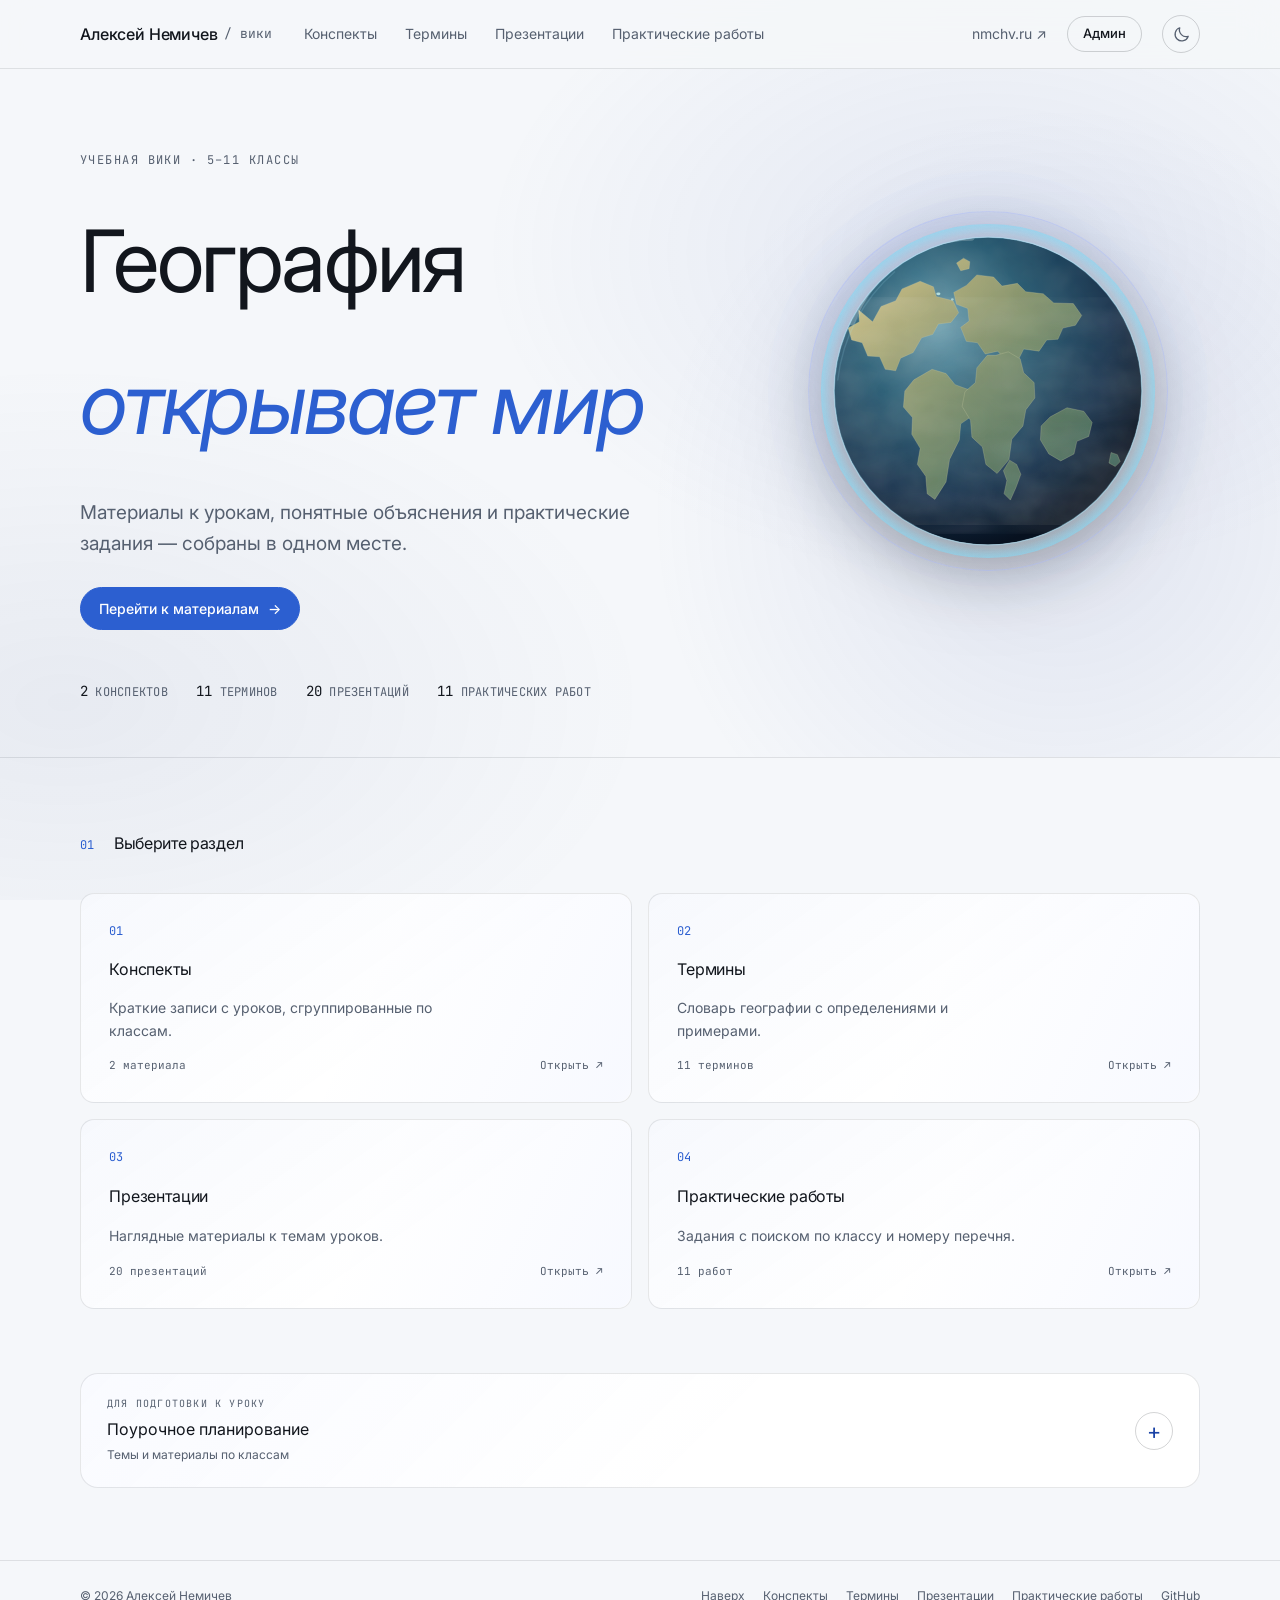
<file: index.html>
<!doctype html>
<html lang="ru">
<head>
  <meta charset="utf-8">
  <meta name="viewport" content="width=device-width, initial-scale=1">
  <title>Учебная вики — Алексей Немичев</title>
  <meta name="description" content="Учебные материалы Алексея Немичева: конспекты, термины, презентации и практические работы по географии.">
  <meta name="theme-color" content="#08090B">
  <meta name="color-scheme" content="dark light">
<script src="https://admin.nmchv.ru/maintenance.js" data-service="web_wiki"></script>
<script src="assets/theme.js"></script>
  <link rel="icon" href="data:image/svg+xml,%3Csvg xmlns='http://www.w3.org/2000/svg' viewBox='0 0 32 32'%3E%3Crect width='32' height='32' rx='8' fill='%2308090B'/%3E%3Ccircle cx='16' cy='16' r='9' fill='none' stroke='%237CE0C3' stroke-width='2'/%3E%3Cpath d='M7 16h18M16 7c4 4 4 14 0 18M16 7c-4 4-4 14 0 18' fill='none' stroke='%237CE0C3' stroke-width='1.5'/%3E%3C/svg%3E">
  <link rel="preconnect" href="https://fonts.googleapis.com">
  <link rel="preconnect" href="https://fonts.gstatic.com" crossorigin>
  <link href="https://fonts.googleapis.com/css2?family=Inter:wght@400;500;600&family=Fraunces:opsz,wght@9..144,400;9..144,500&family=JetBrains+Mono:wght@400&display=swap" rel="stylesheet">
  <link rel="stylesheet" href="assets/style.css">
</head>
<body>
  <a class="skip" href="#app">К содержанию</a>

  <header class="header" id="top">
    <div class="wrap header__in">
      <a class="logo" href="#/">Алексей Немичев<span class="logo__sub">/ вики</span></a>
      <nav class="nav" id="nav" aria-label="Основное меню">
        <a href="#/notes" data-r="notes">Конспекты</a>
        <a href="#/terms" data-r="terms">Термины</a>
        <a href="#/slides" data-r="slides">Презентации</a>
        <a href="#/works" data-r="works">Практические работы</a>
      </nav>
      <div class="header__right">
        <a class="ghost" href="https://nmchv.ru" rel="noopener">nmchv.ru&nbsp;↗</a>
        <a class="btn btn--admin" href="#/admin" data-r="admin">Админ</a>
        <button class="theme-toggle" type="button" data-theme-toggle aria-label="Включить светлую тему" title="Включить светлую тему">
  <svg class="icon-sun" viewBox="0 0 24 24" aria-hidden="true" focusable="false"><circle cx="12" cy="12" r="4"/><path d="M12 2.5v2.2M12 19.3v2.2M2.5 12h2.2M19.3 12h2.2M5.3 5.3l1.6 1.6M17.1 17.1l1.6 1.6M18.7 5.3l-1.6 1.6M6.9 17.1l-1.6 1.6"/></svg>
  <svg class="icon-moon" viewBox="0 0 24 24" aria-hidden="true" focusable="false"><path d="M20.5 14.2A8.5 8.5 0 0 1 9.8 3.5a8.5 8.5 0 1 0 10.7 10.7Z"/></svg>
</button>
        <button class="burger" id="burger" aria-label="Меню" aria-expanded="false"><span></span><span></span></button>
      </div>
    </div>
  </header>

  <main id="app" tabindex="-1"></main>

  <footer class="footer">
    <div class="wrap footer__in">
      <div>© 2026 Алексей Немичев</div>
      <div class="footer__links">
        <a href="#top">Наверх</a>
        <a href="#/notes">Конспекты</a>
        <a href="#/terms">Термины</a>
        <a href="#/slides">Презентации</a>
        <a href="#/works">Практические работы</a>
        <a href="https://github.com/nmchv" rel="noopener">GitHub</a>
      </div>
    </div>
  </footer>

  <div class="toast" id="toast" role="status" aria-live="polite"></div>

  <dialog class="pdf-viewer" id="pdf-viewer" aria-labelledby="pdf-viewer-title">
    <div class="pdf-viewer__head">
      <h2 id="pdf-viewer-title"></h2>
      <button class="btn btn--sm" type="button" data-pdf-close>Закрыть</button>
    </div>
    <iframe title="Просмотр PDF" src="about:blank"></iframe>
    <div class="pdf-viewer__foot">
      <a class="btn btn--sm" data-pdf-download download>Скачать PDF</a>
    </div>
  </dialog>

  <script src="assets/app.js"></script>
  <script src="assets/admin.js"></script>
</body>
</html>
</file>
<file: assets/style.css>
:root {
  --bg: #08090b;
  --surface: #101217;
  --surface-2: #151922;
  --line: rgba(255, 255, 255, .09);
  --line-2: rgba(255, 255, 255, .17);
  --text: #f2f4f8;
  --muted: #9399a6;
  --accent: #7898ff;
  --accent-soft: #a8baff;
  --danger: #ff8585;
  --on-accent: #08090b;                       /* текст на акцентной кнопке */
  --header-bg: rgba(8, 9, 11, .82);
  --globe-line: rgba(190, 202, 233, .17);
  --card-sheen: rgba(255, 255, 255, .025);
  color-scheme: dark;
  --radius: 14px;
  --sans: 'Inter', system-ui, -apple-system, 'Segoe UI', sans-serif;
  --mono: 'JetBrains Mono', ui-monospace, Menlo, monospace;
}
/* Светлая тема: включается атрибутом data-theme="light" на <html> (его ставит assets/theme.js) */
:root[data-theme='light'] {
  --bg: #f5f7fa;
  --surface: #ffffff;
  --surface-2: #edf1f7;
  --line: rgba(18, 22, 29, .10);
  --line-2: rgba(18, 22, 29, .18);
  --text: #12161d;
  --muted: #566070;
  --accent: #2c5fd0;
  --accent-soft: #1b43a6;
  --danger: #c62f3a;
  --on-accent: #ffffff;
  --header-bg: rgba(245, 247, 250, .85);
  --globe-line: rgba(35, 55, 100, .18);
  --card-sheen: rgba(44, 95, 208, .04);
  color-scheme: light;
}
* { box-sizing: border-box; }
html { scroll-behavior: smooth; }
body { min-height: 100vh; margin: 0; display: flex; flex-direction: column; background: var(--bg); color: var(--text); font: 400 16px/1.65 var(--sans); -webkit-font-smoothing: antialiased; }
body::before { position: fixed; z-index: -1; inset: 0; content: ""; pointer-events: none; background: radial-gradient(ellipse at 77% 28%, rgba(73, 99, 177, .10), transparent 36%), radial-gradient(ellipse at 5% 78%, rgba(56, 75, 132, .07), transparent 34%); }
main { flex: 1; outline: none; }
a { color: inherit; text-decoration: none; }
button, input, select, textarea { color: inherit; font: inherit; }
.wrap { width: min(1240px, calc(100% - 64px)); margin-inline: auto; }
.skip { position: absolute; z-index: 100; top: 8px; left: -999px; padding: 8px 14px; border-radius: 8px; background: var(--accent); color: var(--bg); }
.skip:focus { left: 8px; }

.header { position: sticky; z-index: 50; top: 0; border-bottom: 1px solid var(--line); background: var(--header-bg); backdrop-filter: blur(18px); }
.header__in { display: flex; height: 76px; align-items: center; gap: 30px; }
.logo { display: flex; flex-shrink: 0; align-items: center; gap: 12px; font-size: 17px; font-weight: 500; letter-spacing: -.025em; }
.logo__mark { display: grid; width: 35px; height: 40px; place-items: center; color: var(--accent); font-size: 34px; font-weight: 400; line-height: 1; }
.logo__sub { display: block; color: var(--muted); font-family: var(--mono); font-size: 10px; font-weight: 400; letter-spacing: .09em; text-transform: uppercase; }
.nav { display: flex; align-items: center; gap: clamp(16px, 2.4vw, 34px); margin-right: auto; }
.nav a, .ghost { position: relative; color: var(--muted); font-size: 14px; transition: color .2s; }
.nav a:hover, .nav a.is-active, .ghost:hover { color: var(--text); }
.nav a.is-active::after { position: absolute; right: 0; bottom: -27px; left: 0; height: 2px; background: var(--accent); content: ""; }
.header__right { display: flex; align-items: center; gap: 20px; }
.ghost { white-space: nowrap; }
.burger { position: relative; display: none; width: 40px; height: 40px; border: 0; background: none; cursor: pointer; }
.burger span { position: absolute; right: 10px; left: 10px; height: 1.5px; background: var(--text); transition: .25s; }
.burger span:first-child { top: 16px; }.burger span:last-child { top: 23px; }
.burger[aria-expanded=true] span:first-child { top: 19px; transform: rotate(45deg); }.burger[aria-expanded=true] span:last-child { top: 19px; transform: rotate(-45deg); }

.btn { display: inline-flex; min-height: 42px; align-items: center; justify-content: center; gap: 9px; padding: 9px 18px; border: 1px solid var(--line-2); border-radius: 999px; background: transparent; color: var(--text); cursor: pointer; font-size: 14px; font-weight: 500; transition: border-color .2s, background .2s, color .2s, transform .2s; }
.btn:hover { border-color: var(--accent); transform: translateY(-1px); }
.btn--primary { border-color: var(--accent); background: var(--accent); color: var(--on-accent); }
.btn--primary:hover { border-color: var(--accent-soft); background: var(--accent-soft); }
.btn--admin { min-height: 36px; padding: 6px 15px; font-size: 13px; }
.btn--sm { min-height: 34px; padding: 6px 13px; font-size: 12px; }
.btn--danger { border-color: color-mix(in srgb, var(--danger) 40%, transparent); color: var(--danger); }.btn--danger:hover { border-color: var(--danger); }
.btn[disabled] { opacity: .5; cursor: wait; }

.hero { position: relative; overflow: hidden; min-height: 650px; padding: clamp(76px, 11vw, 144px) 0 54px; border-bottom: 1px solid var(--line); }
.hero::before { position: absolute; top: 3%; right: -16%; width: min(850px, 75vw); aspect-ratio: 1; border-radius: 50%; background: radial-gradient(circle, rgba(81, 103, 177, .12), transparent 68%); content: ""; pointer-events: none; }
.hero > .wrap { position: relative; display: grid; grid-template-columns: minmax(0, 1.2fr) minmax(280px, .8fr); align-items: center; column-gap: 4%; }
.hero__content { z-index: 1; }
.eyebrow { color: var(--muted); font-family: var(--mono); font-size: 12px; letter-spacing: .12em; text-transform: uppercase; }
.eyebrow::before { display: inline-block; width: 36px; height: 1px; margin: 0 14px 4px 0; background: var(--accent); content: ""; }
.hero h1 { margin: 28px 0 20px; font-size: clamp(42px, 7.3vw, 92px); font-weight: 500; letter-spacing: -.075em; line-height: .99; }
.hero h1 em { color: var(--muted); font-style: normal; }
.hero__roles { display: flex; align-items: center; gap: 17px; margin: 28px 0 18px; color: var(--accent-soft); font-size: clamp(15px, 1.8vw, 21px); }
.hero__roles i { width: 4px; height: 4px; border-radius: 50%; background: var(--muted); }
.hero__lead { max-width: 630px; margin: 0; color: var(--muted); font-size: clamp(16px, 2vw, 21px); }
.hero__link { margin-top: 32px; }
.hero__visual { position: relative; display: grid; min-width: 0; place-items: center; animation: float 8s ease-in-out infinite; }
.globe { display: block; width: min(100%, 440px); overflow: visible; }
.globe__ring, .globe__grid { stroke: var(--globe-line); stroke-width: 1; }
.globe__route { stroke: var(--accent); stroke-width: 2; stroke-dasharray: 400; stroke-dashoffset: 400; animation: trace 5s ease forwards .5s; }
.globe__point { fill: var(--accent); }
.globe__point--pulse { transform-box: fill-box; transform-origin: center; animation: pulse 2.2s ease-out infinite; }
.hero__coordinate { position: absolute; right: 5%; bottom: 7%; color: var(--muted); font-family: var(--mono); font-size: 11px; letter-spacing: .04em; }
.hero__meta { display: flex; grid-column: 1 / -1; flex-wrap: wrap; gap: 16px 34px; margin-top: 60px; color: var(--muted); font-family: var(--mono); font-size: 11px; letter-spacing: .02em; text-transform: uppercase; }
.hero__meta b { color: var(--text); font-size: 14px; font-weight: 400; }
.section { padding: 78px 0 100px; }
.section__head { display: flex; align-items: baseline; gap: 18px; margin-bottom: 34px; }
.section__num { color: var(--accent); font-family: var(--mono); font-size: 12px; }
.section__title { margin: 0; font-size: clamp(30px, 4vw, 46px); font-weight: 400; letter-spacing: -.055em; line-height: 1.1; }
.cards { display: grid; grid-template-columns: repeat(2, minmax(0, 1fr)); gap: 14px; }
.card { position: relative; display: flex; min-height: 220px; flex-direction: column; gap: 14px; overflow: hidden; padding: 28px; border: 1px solid var(--line); border-radius: var(--radius); background: linear-gradient(145deg, var(--card-sheen), transparent 62%), var(--surface); transition: border-color .25s, background .25s, transform .25s; }
.card::after { position: absolute; right: -46px; bottom: -72px; width: 160px; height: 160px; border: 1px solid rgba(120, 152, 255, .1); border-radius: 50%; box-shadow: 0 0 0 20px rgba(120, 152, 255, .025), 0 0 0 42px rgba(120, 152, 255, .02); content: ""; transition: transform .45s; }
.card:hover { transform: translateY(-4px); border-color: rgba(120, 152, 255, .55); background-color: var(--surface-2); }
.card:hover::after { transform: scale(1.18); }
.card__num { color: var(--accent); font-family: var(--mono); font-size: 12px; }
.card h3 { margin: 0; font-size: clamp(22px, 3vw, 30px); font-weight: 400; letter-spacing: -.04em; }
.card p { max-width: 430px; margin: 0; color: var(--muted); font-size: 14px; }
.card__foot { z-index: 1; display: flex; justify-content: space-between; margin-top: auto; color: var(--muted); font-family: var(--mono); font-size: 11px; }
.card:hover .card__foot span:last-child { color: var(--accent-soft); }

.page { padding: 68px 0 100px; animation: arrive .55s both; }
.page__top { margin-bottom: 36px; }
.page__top h1 { margin: 16px 0 10px; font-size: clamp(38px, 5vw, 64px); font-weight: 500; letter-spacing: -.065em; line-height: 1.04; }
.page__top p { max-width: 660px; margin: 0; color: var(--muted); }
.toolbar { display: flex; flex-wrap: wrap; align-items: center; gap: 12px; margin-bottom: 32px; }
.chips { display: flex; flex-wrap: wrap; gap: 7px; }
.chip { padding: 7px 14px; border: 1px solid var(--line); border-radius: 999px; background: transparent; color: var(--muted); cursor: pointer; font-size: 12px; transition: .2s; }
.chip:hover { border-color: var(--line-2); color: var(--text); }.chip.is-on { border-color: var(--text); background: var(--text); color: var(--bg); }
.search { flex: 1; min-width: 220px; max-width: 390px; margin-left: auto; }
.input, .search input, select.input, textarea.input { width: 100%; padding: 11px 14px; border: 1px solid var(--line); border-radius: 11px; outline: none; background: var(--surface); transition: border-color .2s, box-shadow .2s; }
.input:focus, .search input:focus { border-color: var(--accent); box-shadow: 0 0 0 3px rgba(120, 152, 255, .1); }
textarea.input { min-height: 110px; resize: vertical; line-height: 1.5; }
select.input { appearance: none; background-image: linear-gradient(45deg, transparent 50%, var(--muted) 50%), linear-gradient(135deg, var(--muted) 50%, transparent 50%); background-position: calc(100% - 20px) 50%, calc(100% - 14px) 50%; background-repeat: no-repeat; background-size: 6px 6px; }
.group { margin-bottom: 42px; }
.group__title { display: flex; align-items: baseline; gap: 13px; margin: 0 0 15px; padding-bottom: 12px; border-bottom: 1px solid var(--line); font-size: 23px; font-weight: 400; letter-spacing: -.035em; }
.group__title span { color: var(--muted); font-family: var(--mono); font-size: 11px; }
.list { display: grid; grid-template-columns: repeat(auto-fill, minmax(270px, 1fr)); gap: 13px; }
.item { display: flex; min-height: 170px; flex-direction: column; gap: 10px; padding: 21px; border: 1px solid var(--line); border-radius: var(--radius); background: var(--surface); animation: arrive .45s both; }
.item h3 { margin: 0; font-size: 17px; font-weight: 500; line-height: 1.35; }
.item p { margin: 0; color: var(--muted); font-size: 13px; }
.item__meta { display: flex; flex-wrap: wrap; gap: 9px; color: var(--muted); font-family: var(--mono); font-size: 11px; }
.item__act { display: flex; flex-wrap: wrap; gap: 8px; margin-top: auto; padding-top: 6px; }
.tag { display: inline-block; padding: 2px 9px; border: 1px solid var(--line-2); border-radius: 999px; color: var(--muted); font-size: 11px; }
.empty { padding: 52px 22px; border: 1px dashed var(--line-2); border-radius: var(--radius); color: var(--muted); text-align: center; }
.alpha { display: flex; flex-wrap: wrap; gap: 4px; margin-bottom: 26px; }
.alpha button { width: 34px; height: 34px; border: 1px solid transparent; border-radius: 8px; background: transparent; color: var(--muted); cursor: pointer; font-family: var(--mono); font-size: 12px; }
.alpha button:hover { border-color: var(--line); color: var(--text); }.alpha button.is-on { background: var(--accent); color: var(--bg); }.alpha button:disabled { opacity: .25; cursor: default; }
.terms { display: flex; flex-direction: column; }.term { display: grid; grid-template-columns: 230px 1fr; gap: 12px 36px; padding: 26px 0; border-bottom: 1px solid var(--line); }.term:first-child { border-top: 1px solid var(--line); }
.term h3 { margin: 0; font-size: 23px; font-weight: 400; letter-spacing: -.04em; line-height: 1.2; }.term h3 + .tag { margin-top: 10px; }
.term__def { margin: 0 0 13px; font-size: 16px; }.term__ex { padding: 13px 17px; border-left: 2px solid var(--accent); border-radius: 0 9px 9px 0; background: var(--surface); color: var(--muted); font-size: 14px; }
.term__ex b { display: block; margin-bottom: 6px; color: var(--accent-soft); font-family: var(--mono); font-size: 10px; font-weight: 400; letter-spacing: .08em; text-transform: uppercase; }.term__ex ul { margin: 0; padding-left: 18px; }.term__ex li + li { margin-top: 4px; }
mark { border-radius: 3px; background: rgba(120, 152, 255, .24); color: inherit; }

.admin-grid { display: grid; grid-template-columns: minmax(0, 420px) 1fr; align-items: start; gap: 24px; }
.panel { padding: 25px; border: 1px solid var(--line); border-radius: var(--radius); background: var(--surface); }
.panel h2 { margin: 0 0 20px; font-size: 22px; font-weight: 400; letter-spacing: -.035em; }
.field { display: flex; flex-direction: column; gap: 6px; margin-bottom: 15px; }.field label { color: var(--muted); font-size: 12px; }.field small { color: var(--muted); font-size: 11px; }
.field input[type=file] { width: 100%; padding: 10px; border: 1px dashed var(--line-2); border-radius: 10px; background: transparent; color: var(--muted); font-size: 13px; }
.row { display: flex; gap: 12px; }.row > * { flex: 1; }.actions { display: flex; flex-wrap: wrap; gap: 9px; margin-top: 8px; }
.gate { max-width: 420px; margin: 72px auto; }.hint { margin-bottom: 20px; padding: 14px 16px; border: 1px solid var(--line); border-radius: 11px; background: var(--bg); color: var(--muted); font-size: 13px; }.hint code, .panel code { padding: 2px 6px; border-radius: 5px; background: var(--surface-2); font-family: var(--mono); font-size: 11px; }.hint ol { margin: 8px 0 0; padding-left: 20px; }
.err { min-height: 20px; margin: 6px 0 0; color: var(--danger); font-size: 13px; }.tabs { display: flex; flex-wrap: wrap; gap: 7px; margin-bottom: 25px; }
.admin-list { display: flex; flex-direction: column; gap: 9px; }.arow { display: flex; align-items: center; justify-content: space-between; gap: 14px; padding: 13px 15px; border: 1px solid var(--line); border-radius: 11px; background: var(--surface); }
.arow__t { min-width: 0; }.arow__t b { display: block; overflow: hidden; font-weight: 500; text-overflow: ellipsis; white-space: nowrap; }.arow__t span { color: var(--muted); font-size: 12px; }.arow__a { display: flex; flex-shrink: 0; gap: 7px; }
.progress { display: none; overflow: hidden; height: 3px; margin: 12px 0; border-radius: 3px; background: var(--line); }.progress i { display: block; width: 0; height: 100%; background: var(--accent); transition: width .3s; }
.footer { padding: 25px 0; border-top: 1px solid var(--line); color: var(--muted); font-size: 12px; }.footer__in { display: flex; flex-wrap: wrap; justify-content: space-between; gap: 16px; }.footer__links { display: flex; flex-wrap: wrap; gap: 18px; }.footer__links a:hover { color: var(--text); }
.toast { position: fixed; z-index: 200; bottom: 28px; left: 50%; max-width: 90vw; padding: 11px 19px; transform: translate(-50%, 30px); border-radius: 999px; background: var(--text); color: var(--bg); opacity: 0; pointer-events: none; font-size: 13px; font-weight: 500; transition: .3s; }.toast.is-on { transform: translate(-50%, 0); opacity: 1; }.toast.is-err { background: var(--danger); }
.pdf-viewer { width: min(1100px, calc(100vw - 32px)); max-width: none; max-height: 92vh; padding: 0; overflow: hidden; border: 1px solid var(--line-2); border-radius: var(--radius); background: var(--surface); color: var(--text); }
.pdf-viewer::backdrop { background: rgba(0, 0, 0, .78); backdrop-filter: blur(5px); }
.pdf-viewer__head, .pdf-viewer__foot { display: flex; min-height: 54px; align-items: center; justify-content: space-between; gap: 12px; padding: 9px 14px; }
.pdf-viewer__head { border-bottom: 1px solid var(--line); }.pdf-viewer__head h2 { overflow: hidden; margin: 0; font-size: 15px; font-weight: 500; text-overflow: ellipsis; white-space: nowrap; }
.pdf-viewer iframe { display: block; width: 100%; height: min(76vh, 820px); border: 0; background: #fff; }
.pdf-viewer__foot { justify-content: flex-end; border-top: 1px solid var(--line); }
@keyframes float { 0%, 100% { transform: translateY(0); } 50% { transform: translateY(-12px); } }
@keyframes pulse { 0% { opacity: .95; transform: scale(.8); } 75%, 100% { opacity: 0; transform: scale(2.8); } }
@keyframes trace { to { stroke-dashoffset: 0; } }
@keyframes arrive { from { opacity: 0; transform: translateY(10px); } to { opacity: 1; transform: translateY(0); } }
@media (max-width: 900px) {
  .wrap { width: calc(100% - 40px); }.header__in { gap: 14px; }.burger { display: block; }.ghost { display: none; }.header__right { margin-left: auto; }
  .nav { position: fixed; top: 76px; right: 0; left: 0; z-index: -1; display: flex; flex-direction: column; align-items: stretch; gap: 0; margin: 0; padding: 8px 20px 16px; transform: translateY(-130%); border-bottom: 1px solid var(--line); background: var(--bg); transition: transform .3s; }
  .nav.is-open { transform: none; }.nav a { padding: 13px 0; border-bottom: 1px solid var(--line); font-size: 16px; }.nav a.is-active::after { display: none; }
  .hero { min-height: 0; padding: 76px 0 45px; }.hero > .wrap { grid-template-columns: 1fr minmax(220px, .65fr); }.hero h1 { font-size: clamp(42px, 8vw, 68px); }.hero__meta { margin-top: 42px; }.cards { grid-template-columns: 1fr 1fr; }.admin-grid { grid-template-columns: 1fr; }
}
@media (max-width: 620px) {
  .wrap { width: calc(100% - 32px); }.header__in { height: 66px; }.nav { top: 66px; }.logo { font-size: 14px; }.logo__mark { width: 28px; font-size: 29px; }.btn--admin { padding-inline: 11px; }
  .hero { padding-top: 62px; }.hero > .wrap { grid-template-columns: 1fr; }.hero h1 { font-size: clamp(40px, 11vw, 62px); }.hero__visual { position: absolute; top: 155px; right: -90px; width: 250px; opacity: .32; }.hero__coordinate { display: none; }.hero__content { min-height: 400px; }.hero__roles { flex-wrap: wrap; gap: 10px; }.hero__lead { max-width: 490px; }.hero__meta { gap: 11px 18px; margin-top: 20px; font-size: 9px; }.hero__meta b { font-size: 12px; }
  .section { padding: 58px 0 72px; }.cards { grid-template-columns: 1fr; }.card { min-height: 190px; padding: 23px; }.page { padding: 52px 0 72px; }.toolbar { align-items: stretch; }.search { flex-basis: 100%; max-width: none; margin-left: 0; }.term { grid-template-columns: 1fr; gap: 12px; }.list { grid-template-columns: 1fr; }.arow { align-items: stretch; flex-direction: column; }.row { flex-direction: column; gap: 0; }.footer__in { flex-direction: column; }.footer__links { gap: 10px 16px; }
}
@media (prefers-reduced-motion: reduce) { *, *::before, *::after { scroll-behavior: auto !important; animation-duration: .01ms !important; animation-iteration-count: 1 !important; transition-duration: .01ms !important; } }
@media print { .header, .footer, .toolbar, .alpha { display: none; } body { background: #fff; color: #000; } }

.wrap { width: min(1120px, calc(100% - 48px)); }
.header__in { height: 68px; gap: 32px; }
.logo { gap: 0; font-size: 16px; letter-spacing: -.01em; }
.logo__sub { display: inline; margin-left: 6px; font-size: 13px; letter-spacing: 0; text-transform: none; }
.nav { gap: 28px; }
.nav a.is-active::after { bottom: -7px; height: 1px; }
.eyebrow::before { display: none; }
.hero { min-height: 0; padding: 96px 0 72px; }
.hero > .wrap { display: block; }
.hero h1 { margin: 18px 0 28px; font: 400 clamp(44px, 8vw, 96px)/1.02 var(--serif); letter-spacing: -.03em; }
.hero h1 em { color: var(--accent); font-style: italic; }
.hero__lead { max-width: 560px; font-size: 19px; }
.hero__meta { gap: 28px; margin-top: 48px; font-size: 12px; }
.hero__meta b { font-weight: 400; }
.cards { grid-template-columns: repeat(3, minmax(0, 1fr)); gap: 16px; }
.card { min-height: 230px; gap: 14px; padding: 28px; }
.card h3 { font: 400 28px/1.15 var(--serif); letter-spacing: -.01em; }
.card p { font-size: 14px; }
.card__foot { font-size: 11px; }
.section { padding: 72px 0; }
.section__head { gap: 20px; margin-bottom: 36px; }
.section__title { font: 400 clamp(30px, 4vw, 44px)/1.1 var(--serif); letter-spacing: -.02em; }
.page { padding: 64px 0 96px; }
.page__top { margin-bottom: 36px; }
.page__top h1 { font: 400 clamp(36px, 5vw, 60px)/1.05 var(--serif); letter-spacing: -.025em; }
.list { grid-template-columns: repeat(auto-fill, minmax(320px, 1fr)); gap: 16px; }
.item { min-height: 0; padding: 22px; }
.item h3 { font-size: 18px; }
.term h3 { font: 400 26px/1.15 var(--serif); letter-spacing: -.01em; }

@media (max-width: 900px) {
  .wrap { width: calc(100% - 32px); }
  .header__in { gap: 12px; }
  .nav { gap: 0; }
  .cards, .list { grid-template-columns: 1fr; }
  .term, .admin-grid { grid-template-columns: 1fr; }
  .hero { padding: 64px 0 48px; }
  .hero > .wrap { display: block; }
  .hero__meta { gap: 18px; }
}
@media (max-width: 620px) {
  .header__in { height: 66px; }
  .nav { top: 66px; }
  .logo { font-size: 15px; }
  .logo__sub { font-size: 12px; }
  .hero { padding: 64px 0 48px; }
  .hero h1 { font-size: clamp(44px, 12vw, 72px); }
  .hero__meta { gap: 12px 20px; margin-top: 36px; }
  .cards { grid-template-columns: 1fr; }
  .card { min-height: 210px; }
  .section { padding: 58px 0 72px; }
  .list { grid-template-columns: 1fr; }
}

/* ---------- Кнопка смены темы ---------- */
.theme-toggle { display: inline-grid; flex: none; width: 38px; height: 38px; padding: 0; place-items: center; border: 1px solid var(--line-2); border-radius: 50%; background: transparent; color: var(--muted); cursor: pointer; transition: color .2s, border-color .2s, background .2s; }
.theme-toggle:hover { border-color: var(--accent); background: var(--surface-2); color: var(--text); }
.theme-toggle svg { width: 19px; height: 19px; fill: none; stroke: currentColor; stroke-width: 1.6; stroke-linecap: round; stroke-linejoin: round; }
.theme-toggle .icon-moon { display: none; }
:root[data-theme='light'] .theme-toggle .icon-sun { display: none; }
:root[data-theme='light'] .theme-toggle .icon-moon { display: block; }
.theme-toggle:focus-visible { outline: 2px solid var(--accent); outline-offset: 3px; }

/* короткая плавная смена цветов при нажатии на кнопку */
html.theme-anim, html.theme-anim *, html.theme-anim *::before, html.theme-anim *::after { transition: background-color .3s, color .3s, border-color .3s, fill .3s, stroke .3s, box-shadow .3s !important; }
@media (prefers-reduced-motion: reduce) { html.theme-anim, html.theme-anim *, html.theme-anim *::before, html.theme-anim *::after { transition: none !important; } }
@media (max-width: 620px) { .header__right { gap: 10px; } .theme-toggle { width: 36px; height: 36px; } }
@media (max-width: 400px) { .logo__sub { display: none; } }
@media print { .theme-toggle { display: none; } }
.hero { padding: clamp(70px, 9vw, 118px) 0 54px; }
.hero > .wrap { display: grid; grid-template-columns: minmax(0, 1fr) minmax(240px, .7fr); align-items: center; gap: 20px 8%; }
.hero__content { position: relative; z-index: 1; }
.hero h1 { margin: 20px 0 22px; font-size: clamp(46px, 7vw, 86px); }
.hero h1 em { color: var(--accent); font-style: italic; }
.hero__lead { max-width: 570px; }
.hero__link { margin-top: 28px; }
.hero__visual { display: grid; min-height: 300px; place-items: center; }
.hero__globe { position: relative; width: min(250px, 70vw); aspect-ratio: 1; border: 1px solid rgba(168, 186, 255, .4); border-radius: 50%; background: radial-gradient(circle at 38% 36%, rgba(120, 152, 255, .2), rgba(16, 18, 23, .02) 68%); box-shadow: 0 0 0 15px rgba(120, 152, 255, .025), 0 0 0 40px rgba(120, 152, 255, .018), inset 0 0 45px rgba(120, 152, 255, .08); animation: globe-drift 9s ease-in-out infinite; }
.hero__globe::before, .hero__globe::after { position: absolute; inset: 12% 0; border: 1px solid rgba(168, 186, 255, .25); border-radius: 50%; content: ""; }
.hero__globe::after { inset: 0 28%; }
.hero__globe-line { position: absolute; top: 50%; left: -1px; width: calc(100% + 2px); border-top: 1px solid rgba(168, 186, 255, .22); }
.hero__globe-dot { position: absolute; top: 13%; left: 50%; width: 7px; height: 7px; border-radius: 50%; background: var(--accent-soft); box-shadow: 0 0 18px var(--accent); transform-origin: 0 92px; animation: globe-orbit 12s linear infinite; }
.hero__coordinate { position: absolute; right: 0; bottom: 3%; color: var(--muted); font: 10px var(--mono); letter-spacing: .06em; }
.hero__meta { grid-column: 1 / -1; margin-top: 28px; }

.cards { grid-template-columns: repeat(2, minmax(0, 1fr)); gap: 16px; }
.card { min-height: 230px; padding: 28px; }
.card__hint { position: absolute; top: 31px; right: 28px; color: var(--muted); font: 9px var(--mono); letter-spacing: .08em; }
.card__orbit { position: absolute; top: 62px; right: 50px; width: 112px; height: 112px; border: 1px solid rgba(120, 152, 255, .18); border-radius: 50%; animation: orbit-spin 24s linear infinite; }
.card__orbit::before, .card__orbit::after { position: absolute; top: 50%; left: 50%; width: 6px; height: 6px; border-radius: 50%; background: var(--accent); content: ""; transform: translate(-50%, -50%); }
.card__orbit::after { top: 0; width: 4px; height: 4px; background: var(--accent-soft); box-shadow: 0 0 12px var(--accent); }
.card:nth-child(2) .card__orbit { animation-duration: 30s; animation-direction: reverse; }
.card:nth-child(3) .card__orbit { animation-duration: 19s; }
.card:nth-child(4) .card__orbit { animation-duration: 34s; animation-direction: reverse; }
.card h3, .card p, .card__foot { position: relative; z-index: 1; }
.card h3 { margin-top: auto; }
.card p { max-width: 350px; }

.reveal { opacity: 0; transform: translateY(18px); transition: opacity .55s ease var(--reveal-delay, 0ms), transform .55s cubic-bezier(.2, .7, .2, 1) var(--reveal-delay, 0ms); }
.reveal.is-visible { opacity: 1; transform: none; }
.list { display: flex; flex-direction: column; gap: 9px; }
.item { display: grid; min-height: 112px; grid-template-columns: minmax(88px, .2fr) minmax(220px, 1fr) minmax(170px, .55fr); grid-template-rows: auto 1fr; align-items: center; gap: 7px 22px; overflow: hidden; padding: 18px 22px; border-color: rgba(255, 255, 255, .08); transition: border-color .25s, background .25s, transform .25s; }
.item:hover { transform: translateY(-4px); border-color: rgba(120, 152, 255, .45); background: linear-gradient(145deg, rgba(120, 152, 255, .06), transparent 70%), var(--surface); }
.item__meta { grid-column: 1; grid-row: 1 / 3; align-items: flex-start; flex-direction: column; }
.item__ordinal { margin-left: auto; color: rgba(168, 186, 255, .45); font: 11px var(--mono); }
.item__number { border-color: rgba(120, 152, 255, .35); color: var(--accent-soft); }
.item h3 { grid-column: 2; grid-row: 1; }
.item > p { grid-column: 2; grid-row: 2; }
.item__act { grid-column: 3; grid-row: 1 / 3; justify-content: flex-end; }
.group__title { position: sticky; top: 68px; z-index: 2; background: var(--bg); }
.term { transition: background .25s, padding .25s; }
.term:hover { padding-inline: 14px; background: rgba(255, 255, 255, .025); }

.planner { margin-top: 64px; border: 1px solid var(--line); border-radius: 18px; background: linear-gradient(135deg, rgba(120, 152, 255, .045), transparent 58%), var(--surface); }
.planner > summary { display: flex; min-height: 106px; align-items: center; justify-content: space-between; gap: 22px; padding: 22px 26px; cursor: pointer; list-style: none; }
.planner > summary::-webkit-details-marker { display: none; }
.planner > summary > span:first-child { display: grid; gap: 3px; }
.planner > summary .eyebrow { font-size: 10px; }
.planner > summary strong { font: 400 24px/1.2 var(--serif); }
.planner > summary small { color: var(--muted); font-size: 12px; }
.planner__toggle { display: grid; width: 38px; height: 38px; flex: 0 0 auto; place-items: center; border: 1px solid var(--line-2); border-radius: 50%; color: var(--accent-soft); font-size: 22px; transition: transform .3s, background .3s; }
.planner[open] .planner__toggle { transform: rotate(45deg); background: rgba(120, 152, 255, .1); }
.planner__body { padding: 0 26px 26px; animation: arrive .35s both; }
.planner__toolbar { display: flex; align-items: center; justify-content: space-between; gap: 20px; margin-bottom: 18px; }
.planner__toolbar p { max-width: 520px; margin: 0; color: var(--muted); font-size: 13px; }
.planner__grade { display: flex; align-items: center; gap: 10px; color: var(--muted); font-size: 12px; }
.planner__grade .input { min-width: 130px; padding-block: 8px; }
.planner__table-wrap { overflow-x: auto; border: 1px solid var(--line); border-radius: 12px; }
.planner__table { width: 100%; border-collapse: collapse; text-align: left; }
.planner__table th, .planner__table td { padding: 13px 15px; border-bottom: 1px solid var(--line); vertical-align: middle; }
.planner__table th { color: var(--muted); font: 10px var(--mono); letter-spacing: .06em; text-transform: uppercase; }
.planner__table td { font-size: 13px; }
.planner__table tbody tr:last-child td { border-bottom: 0; }
.planner__table tbody tr:hover { background: rgba(120, 152, 255, .045); }
.planner__number { color: var(--accent-soft); font: 12px var(--mono); white-space: nowrap; }
.planner__resources { display: flex; flex-wrap: wrap; gap: 7px; }
.planner__link { display: inline-flex; min-height: 30px; align-items: center; padding: 4px 9px; border: 1px solid var(--line-2); border-radius: 999px; background: transparent; color: var(--accent-soft); cursor: pointer; font-size: 11px; white-space: nowrap; }
.planner__link:hover { border-color: var(--accent); background: rgba(120, 152, 255, .1); }
.planner__empty { color: var(--muted); font-size: 11px; }

@keyframes globe-drift { 0%, 100% { transform: translateY(0) rotate(-4deg); } 50% { transform: translateY(-10px) rotate(4deg); } }
@keyframes globe-orbit { to { transform: rotate(360deg); } }
@keyframes orbit-spin { to { transform: rotate(360deg); } }
@media (max-width: 900px) {
  .hero > .wrap { grid-template-columns: minmax(0, 1fr) minmax(170px, .55fr); gap: 16px 3%; }
  .hero__visual { min-height: 230px; }
  .hero__globe { width: min(210px, 32vw); }
  .hero__globe-dot { transform-origin: 0 76px; }
  .cards { grid-template-columns: repeat(2, minmax(0, 1fr)); }
  .item { grid-template-columns: minmax(78px, .22fr) minmax(180px, 1fr) minmax(140px, .55fr); column-gap: 14px; padding-inline: 16px; }
  .group__title { top: 68px; }
}
@media (max-width: 620px) {
  .hero > .wrap { display: block; }
  .hero__content { padding-right: 22px; }
  .hero__visual { position: absolute; top: 70px; right: -80px; width: 205px; min-height: 205px; opacity: .24; }
  .hero__globe { width: 190px; }
  .hero__coordinate { display: none; }
  .hero__meta { gap: 12px 20px; margin-top: 38px; }
  .cards { grid-template-columns: 1fr; }
  .card { min-height: 205px; }
  .card__hint { right: 22px; }
  .card__orbit { top: 53px; right: 36px; width: 92px; height: 92px; }
  .item { grid-template-columns: 1fr; grid-template-rows: auto; gap: 8px; padding: 18px; }
  .item__meta, .item h3, .item > p, .item__act { grid-column: 1; grid-row: auto; }
  .item__meta { flex-direction: row; align-items: center; }
  .item__ordinal { margin-left: auto; }
  .item__act { justify-content: flex-start; }
  .planner { margin-top: 44px; }
  .planner > summary { min-height: 90px; padding: 18px; }
  .planner > summary strong { font-size: 21px; }
  .planner__body { padding: 0 14px 15px; }
  .planner__toolbar { align-items: stretch; flex-direction: column; gap: 12px; }
  .planner__grade { justify-content: space-between; }
  .planner__grade .input { flex: 1; }
  .planner__table { min-width: 680px; }
  .group__title { top: 66px; }
}

.hero { min-height: 0; padding: 82px 0 54px; }
.hero > .wrap { grid-template-columns: minmax(0, 1fr) minmax(250px, .7fr); }
.hero__visual { overflow: visible; animation: none; }
.hero__globe { display: block; width: min(100%, 360px); aspect-ratio: 1; border-radius: 50%; object-fit: cover; filter: drop-shadow(0 18px 34px rgba(0, 0, 0, .35)); animation: globe-rotation 100s linear infinite; }
.hero__meta { grid-column: 1 / -1; margin-top: 30px; }

.card { min-height: 190px; transform: none; }
.card::after, .card__hint, .card__orbit { display: none; }
.card::before { position: absolute; inset: 0; border-radius: inherit; background: linear-gradient(115deg, transparent 25%, rgba(120, 152, 255, .055) 48%, transparent 68%); background-size: 220% 100%; content: ""; pointer-events: none; animation: card-sheen 12s ease-in-out infinite; }
.card:hover { transform: translateY(-3px); border-color: rgba(120, 152, 255, .36); }
.card h3 { margin-top: auto; }
.card__foot span:last-child { transition: color .2s; }
.item__act { flex-direction: column; align-items: stretch; gap: 6px; }
.item__act-primary, .item__act-pdf { display: flex; justify-content: flex-end; gap: 6px; }
.item__act-pdf .file-action { flex: 1; }
.item__symbol { transition: transform .35s ease, border-color .25s, color .25s; }
.item:hover .item__symbol { transform: rotate(-5deg) scale(1.04); border-color: var(--accent); color: var(--accent); }
.planner__tools { display: flex; align-items: center; gap: 12px; }
.planner__print { display: grid; grid-template-columns: minmax(180px, .7fr) minmax(0, 1.3fr) auto; align-items: end; gap: 14px; margin-bottom: 14px; padding: 14px; border: 1px solid var(--line); border-radius: 12px; background: var(--surface); }
.planner__print[hidden] { display: none; }
.planner__print-group { min-width: 0; }
.planner__print-group > strong { display: block; margin-bottom: 7px; font-size: 12px; }
.planner__checks { display: flex; flex-wrap: wrap; gap: 7px 12px; max-height: 130px; overflow: auto; color: var(--muted); font-size: 11px; }
.planner__checks label { display: flex; align-items: flex-start; gap: 5px; }
.planner__checks--rows { flex-direction: column; flex-wrap: nowrap; }
.planner__checks input { accent-color: var(--accent); }
.planner__practical { display: inline-block; margin-right: 5px; padding: 1px 5px; border: 1px solid var(--accent); border-radius: 999px; color: var(--accent-soft); font-size: 10px; white-space: nowrap; }
.plan-columns { margin: 18px 0 22px; padding: 14px; border: 1px solid var(--line); border-radius: 12px; background: var(--bg); }
.plan-columns__head { display: flex; align-items: center; justify-content: space-between; gap: 12px; margin-bottom: 10px; font-size: 13px; }
.plan-columns__list { display: flex; flex-wrap: wrap; gap: 8px; margin-bottom: 8px; }
.plan-column { display: flex; min-width: min(250px, 100%); align-items: center; gap: 5px; }
.plan-column .input { min-width: 0; padding: 7px 9px; font-size: 12px; }
.plan-columns small { color: var(--muted); font-size: 11px; }
.plan-practical { display: flex; align-items: center; gap: 6px; color: var(--muted); font-size: 11px; white-space: nowrap; }
.plan-practical input { accent-color: var(--accent); }
@keyframes card-sheen { 0%, 62%, 100% { background-position: 150% 0; } 80% { background-position: -50% 0; } }


.list { display: flex; flex-direction: column; gap: 10px; }
.item { display: grid; min-height: 120px; grid-template-columns: 76px minmax(0, 1fr) 140px; grid-template-rows: 1fr; align-items: center; gap: 16px; padding: 16px 22px; }
.item__symbol { display: grid; width: 58px; height: 58px; place-items: center; border: 1px solid var(--line); border-radius: 16px; background: var(--surface-2); color: var(--accent-soft); }
.item__symbol svg { width: 32px; height: 32px; }
.item__main { min-width: 0; display: flex; flex-direction: column; align-items: center; gap: 5px; text-align: center; }
.item__meta { width: 100%; justify-content: center; flex-direction: row; align-items: center; gap: 7px; }
.item__ordinal { margin-left: 0; }
.item__main h3 { width: 100%; margin: 0; text-align: center; }
.item__main p { text-align: center; }
.item__category { color: var(--muted); font: 10px var(--mono); }
.item__act { display: flex; grid-column: auto; grid-row: auto; justify-content: flex-end; align-items: center; gap: 7px; margin: 0; padding: 0; }
.file-action { display: inline-flex; min-width: 42px; min-height: 38px; align-items: center; justify-content: center; gap: 6px; padding: 6px 9px; border: 1px solid var(--line-2); border-radius: 10px; background: transparent; color: var(--muted); cursor: pointer; transition: border-color .2s, color .2s, background .2s; }
.file-action:hover { border-color: var(--accent); background: rgba(120, 152, 255, .08); color: var(--accent-soft); }
.file-action span { font: 10px var(--mono); letter-spacing: .03em; }
.file-action svg { width: 17px; height: 17px; fill: none; stroke: currentColor; stroke-width: 1.7; stroke-linecap: round; stroke-linejoin: round; }
.file-action--download { min-width: 36px; width: 36px; padding: 6px; color: var(--accent-soft); }
.item__no-file { color: var(--muted); font-size: 11px; }
.term.reveal { transform: none; transition: opacity .35s ease var(--reveal-delay, 0ms); }
.term:hover { padding-inline: 0; background: transparent; }
.term:hover h3 { color: var(--accent-soft); }

.plan-editor { padding: clamp(17px, 3vw, 28px); }
.plan-import { display: grid; grid-template-columns: 170px minmax(0, 1fr); align-items: end; gap: 0 16px; margin: 20px 0 24px; padding: 18px; border: 1px solid var(--line); border-radius: 13px; background: var(--bg); }
.plan-import .field { margin-bottom: 12px; }
.plan-import .field:nth-child(2) { grid-column: 1 / -1; grid-row: 2; }
.plan-import .actions { grid-column: 1 / -1; }
.plan-import textarea.input { min-height: 92px; }
.plan-import small { color: var(--muted); font-size: 11px; }
.plan-table-wrap { max-height: 68vh; overflow: auto; border: 1px solid var(--line); border-radius: 12px; }
.plan-admin-table { width: 100%; min-width: 1000px; border-collapse: collapse; }
.plan-admin-table th, .plan-admin-table td { padding: 8px; border-bottom: 1px solid var(--line); vertical-align: middle; text-align: left; }
.plan-admin-table th { position: sticky; z-index: 1; top: 0; background: var(--surface-2); color: var(--muted); font: 10px var(--mono); text-transform: uppercase; }
.plan-admin-table tbody tr:last-child td { border-bottom: 0; }
.plan-admin-table .input { min-width: 70px; padding: 8px 9px; font-size: 12px; }
.plan-admin-table td:nth-child(4) { min-width: 220px; }
.plan-admin-table td:nth-child(5), .plan-admin-table td:nth-child(6) { min-width: 190px; }
.plan-editor > .actions { align-items: center; margin-top: 18px; }
.plan-count { color: var(--muted); font: 11px var(--mono); }

@keyframes globe-rotation { to { transform: rotate(360deg); } }
@media (min-width: 621px) and (max-width: 1100px) {
  .header__in { gap: 9px; }
  .logo { font-size: 12px; }
  .logo__sub { display: none; }
  .nav { position: static; z-index: auto; display: flex; flex-direction: row; align-items: center; gap: clamp(8px, 1.4vw, 14px); margin-right: auto; padding: 0; transform: none; border: 0; background: transparent; transition: none; }
  .nav a { padding: 0; border: 0; font-size: clamp(10px, 1.5vw, 12px); white-space: nowrap; }
  .nav a.is-active::after { display: block; bottom: -7px; }
  .ghost { display: none; }
  .header__right { gap: 8px; margin-left: 0; }
  .btn--admin { min-height: 32px; padding: 5px 10px; font-size: 11px; }
  .theme-toggle { width: 32px; height: 32px; }
  .theme-toggle svg { width: 16px; height: 16px; }
  .burger { display: none; }
  .hero > .wrap { grid-template-columns: minmax(0, 1fr) minmax(200px, .55fr); }
  .hero__globe { width: min(100%, 280px); }
}
@media (max-width: 620px) {
  .hero { padding: 62px 0 48px; }
  .hero > .wrap { display: block; }
  .hero__visual { position: absolute; top: 72px; right: -72px; width: 205px; min-height: 205px; opacity: .28; }
  .hero__globe { width: 205px; }
  .hero__content { min-height: 0; }
  .hero__meta { margin-top: 36px; }
  .item { grid-template-columns: 48px minmax(0, 1fr); grid-template-rows: auto auto; gap: 9px 13px; padding: 15px; }
  .item__symbol { width: 44px; height: 44px; grid-column: 1; grid-row: 1; border-radius: 12px; }
  .item__symbol svg { width: 25px; height: 25px; }
  .item__main { grid-column: 2; grid-row: 1; }
  .item__act { grid-column: 1 / -1; grid-row: 2; justify-content: center; }
  .plan-import { grid-template-columns: 1fr; padding: 13px; }
  .plan-import .field:nth-child(2) { grid-column: 1; }
  .plan-import .actions { grid-column: 1; }
  .planner__tools { align-items: stretch; flex-direction: column; }
  .planner__print { grid-template-columns: 1fr; }
  .planner__print > .btn { justify-self: start; }
  .item__act { align-items: center; }
  .item__act-primary, .item__act-pdf { justify-content: center; width: min(100%, 280px); }
}
@media (prefers-reduced-motion: reduce) { .card::before { animation: none; } }
</file>
